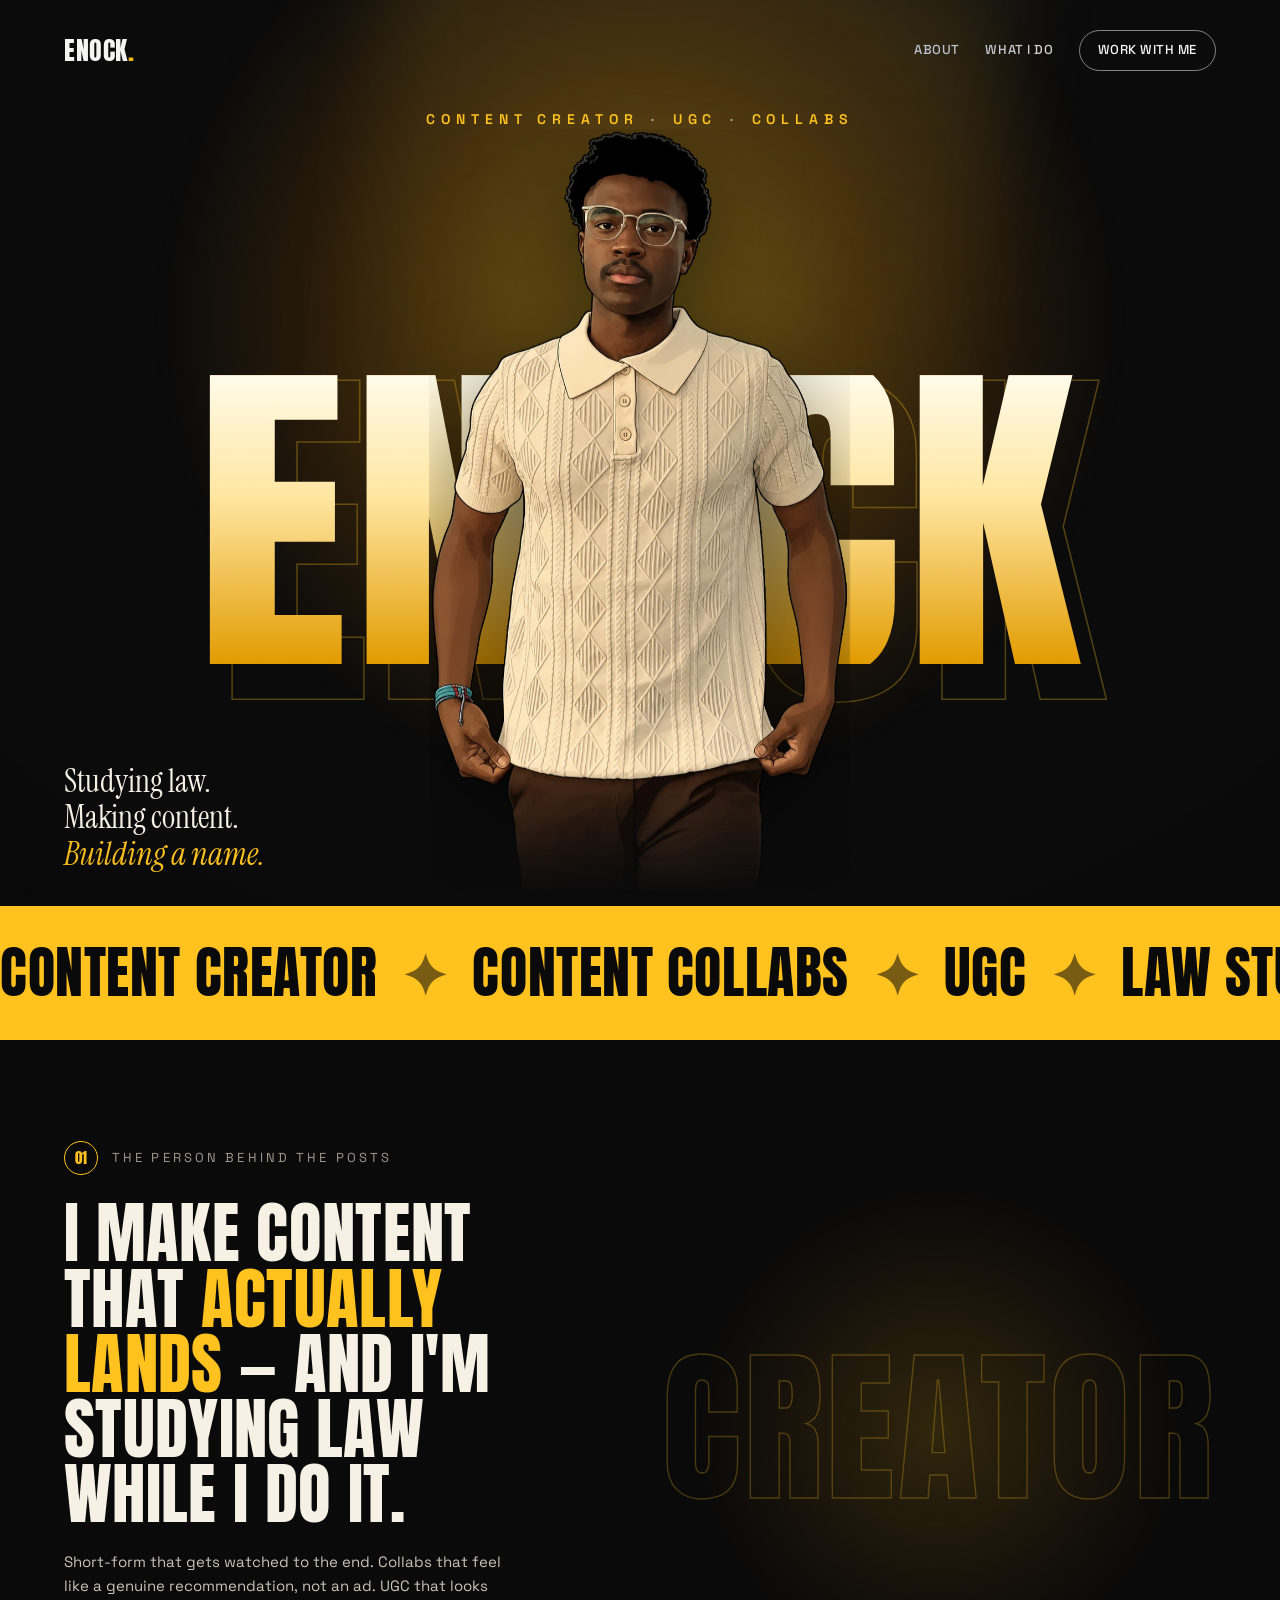
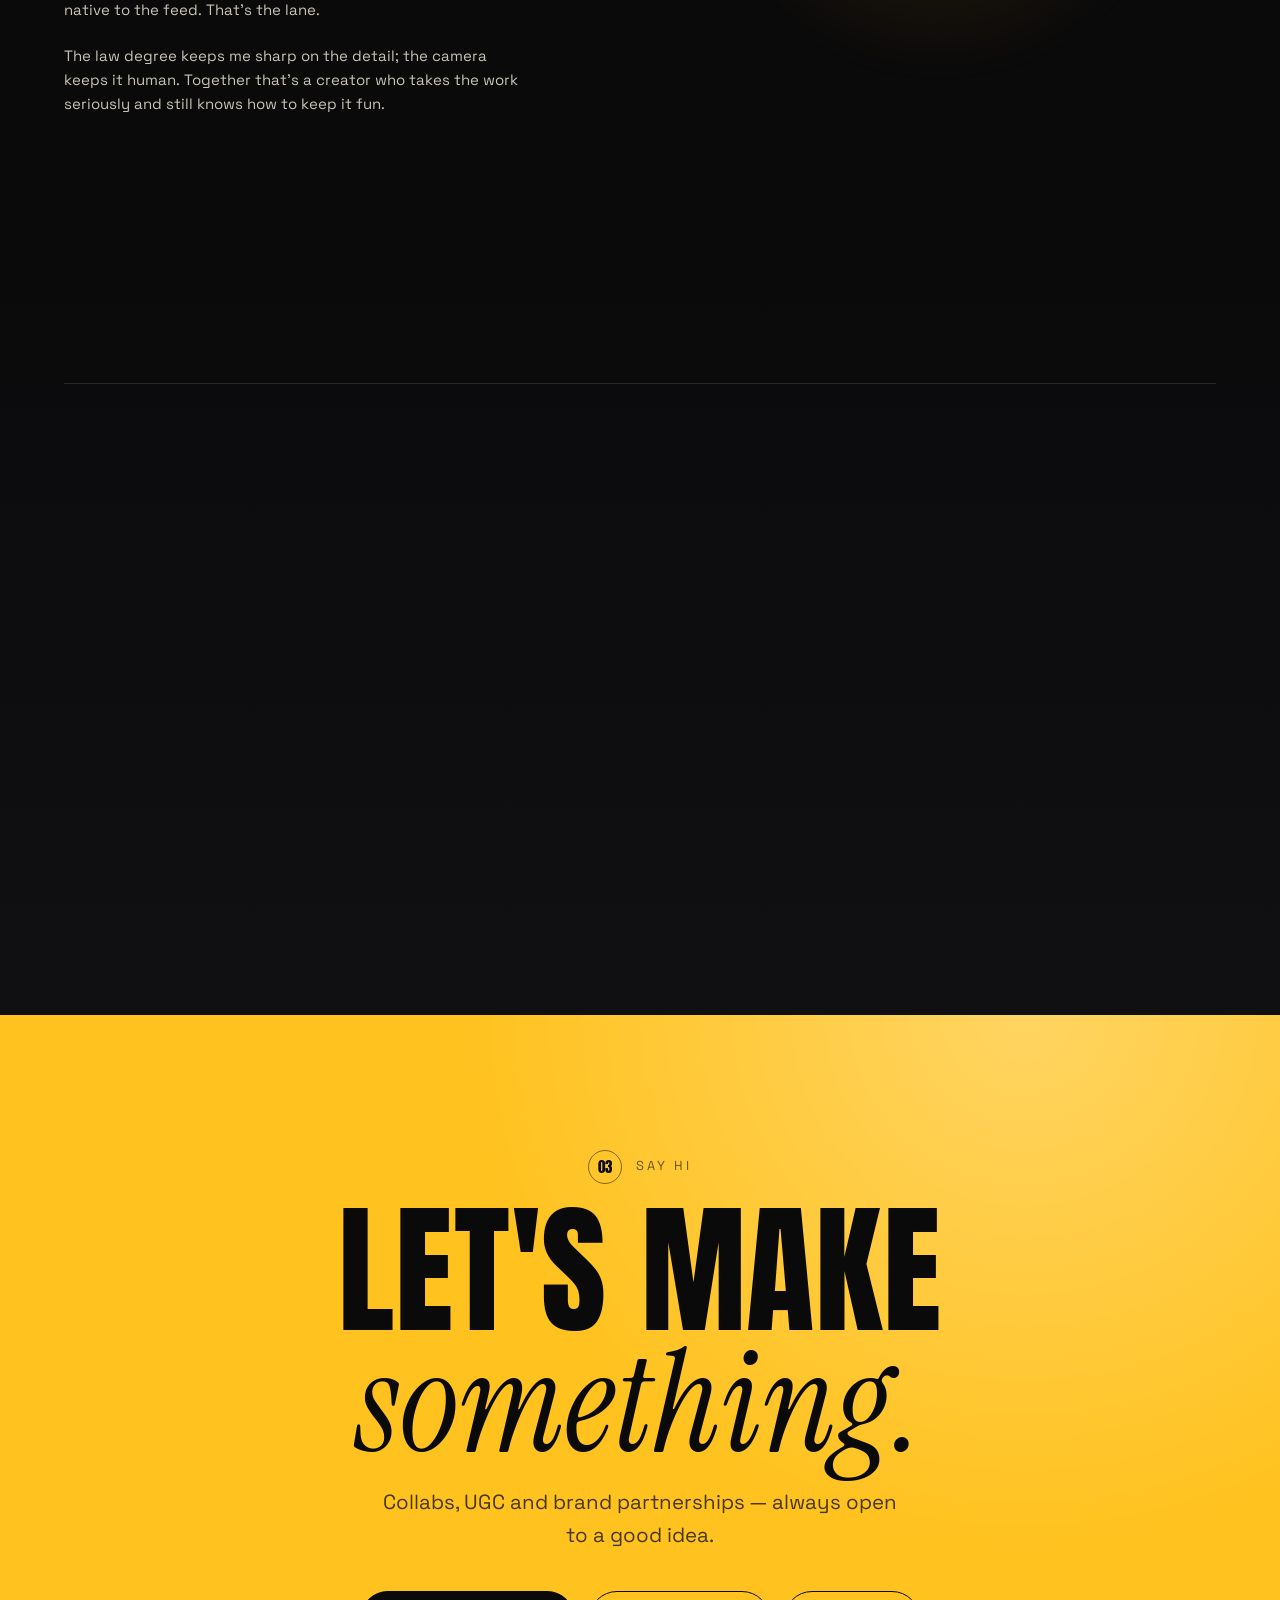
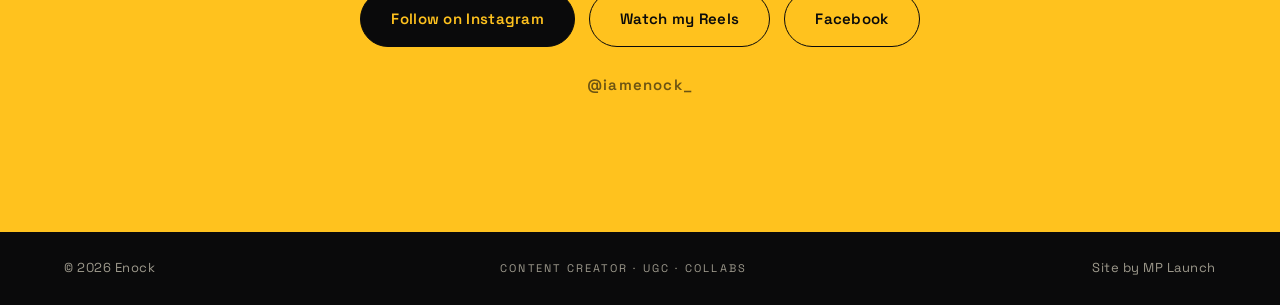
<file: index.html>
<!doctype html>
<html lang="en">
<head>
  <meta charset="utf-8" />
  <meta name="viewport" content="width=device-width, initial-scale=1" />
  <title>Enock — Content Creator · UGC · Collabs</title>
  <meta name="description" content="Enock — content creator, UGC and brand collaborations. Law student by discipline, creator by instinct. Content built to stop the scroll." />
  <meta name="theme-color" content="#0A0A0B" />
  <script>
    (function(d){ d.classList.add('js');
      if (matchMedia('(prefers-reduced-motion:reduce)').matches) d.classList.add('no-motion');
    })(document.documentElement);
  </script>

  <!-- Open Graph / social preview -->
  <meta property="og:type" content="website" />
  <meta property="og:title" content="Enock — Content Creator · UGC · Collabs" />
  <meta property="og:description" content="Law student by discipline. Creator by instinct. Content built to stop the scroll." />
  <meta property="og:image" content="assets/og.jpg" />
  <meta name="twitter:card" content="summary_large_image" />
  <meta name="twitter:title" content="Enock — Content Creator · UGC · Collabs" />
  <meta name="twitter:description" content="Law student by discipline. Creator by instinct." />
  <meta name="twitter:image" content="assets/og.jpg" />

  <link rel="icon" href="data:image/svg+xml,%3Csvg xmlns='http://www.w3.org/2000/svg' viewBox='0 0 100 100'%3E%3Crect width='100' height='100' rx='22' fill='%23FFC21E'/%3E%3Ctext x='50' y='74' font-family='Arial Black,Arial' font-size='68' font-weight='900' text-anchor='middle' fill='%230A0A0B'%3EE%3C/text%3E%3C/svg%3E" />

  <link rel="stylesheet" href="styles.css" />
</head>
<body>
  <!-- grain + vignette overlays -->
  <div class="grain" aria-hidden="true"></div>
  <div class="vignette" aria-hidden="true"></div>
  <div class="cursor-glow" aria-hidden="true"></div>

  <!-- NAV -->
  <header class="nav">
    <a class="nav__brand" href="#top" aria-label="Enock — home">Enock<span>.</span></a>
    <nav class="nav__links" aria-label="Primary">
      <a href="#about">About</a>
      <a href="#work">What I do</a>
      <a href="#contact" class="nav__cta">Work with me</a>
    </nav>
  </header>

  <main id="top">

    <!-- HERO -->
    <section class="hero" aria-label="Intro">
      <div class="hero__glow" aria-hidden="true"></div>
      <div class="hero__shaft" aria-hidden="true"></div>

      <p class="hero__kicker" data-reveal>Content Creator <i>·</i> UGC <i>·</i> Collabs</p>

      <div class="hero__stage">
        <h1 class="hero__name" aria-label="Enock">
          <span class="hero__name-echo" aria-hidden="true">ENOCK</span>
          <span class="hero__name-main">ENOCK</span>
        </h1>
        <img class="hero__cut" src="assets/enock.webp"
             srcset="assets/enock-mobile.webp 900w, assets/enock.webp 1536w"
             sizes="(max-width:640px) 92vw, 780px"
             alt="Enock, content creator, holding a microphone"
             width="1536" height="1024" fetchpriority="high" decoding="async" />
      </div>

      <div class="hero__foot">
        <p class="hero__tag" data-reveal>
          Studying law. Making content.<br /><em>Building a name.</em>
        </p>
        <a class="hero__scroll" href="#about" data-reveal>
          <span>Scroll</span>
          <svg viewBox="0 0 24 40" fill="none" aria-hidden="true"><rect x="1" y="1" width="22" height="38" rx="11" stroke="currentColor" stroke-width="1.5"/><circle class="hero__scroll-dot" cx="12" cy="11" r="3" fill="currentColor"/></svg>
        </a>
      </div>
    </section>

    <!-- MARQUEE BAND (full yellow) -->
    <section class="band" aria-hidden="true">
      <div class="band__track">
        <span>Content Creator <b>✦</b> Content Collabs <b>✦</b> UGC <b>✦</b> Law Student <b>✦</b> </span>
        <span>Content Creator <b>✦</b> Content Collabs <b>✦</b> UGC <b>✦</b> Law Student <b>✦</b> </span>
      </div>
    </section>

    <!-- ABOUT -->
    <section class="about" id="about">
      <div class="about__inner">
        <div class="about__copy">
          <p class="eyebrow" data-reveal><span>01</span> The person behind the posts</p>
          <h2 class="h-lead" data-reveal>
            I make content that <span class="hl">actually lands</span> — and I'm studying law while I do it.
          </h2>
          <p class="about__text" data-reveal>
            Short-form that gets watched to the end. Collabs that feel like a genuine
            recommendation, not an ad. UGC that looks native to the feed. That's the lane.
          </p>
          <p class="about__text" data-reveal>
            The law degree keeps me sharp on the detail; the camera keeps it human. Together
            that's a creator who takes the work seriously and still knows how to keep it fun.
          </p>
        </div>

        <div class="about__visual" aria-hidden="true">
          <span class="about__ghost">CREATOR</span>
        </div>
      </div>
    </section>

    <!-- WHAT I DO -->
    <section class="work" id="work">
      <p class="eyebrow eyebrow--center" data-reveal><span>02</span> What I do</p>
      <div class="work__list">
        <article class="work__item" data-reveal>
          <span class="work__no">01</span>
          <h3>Content Creation</h3>
          <p>Short-form built to be watched to the end — hook, pace and payoff that fit the platform, not fight it.</p>
        </article>
        <article class="work__item" data-reveal>
          <span class="work__no">02</span>
          <h3>Content Collabs</h3>
          <p>Partnering with brands and creators to make something worth sharing — natural, on-message, never forced.</p>
        </article>
        <article class="work__item" data-reveal>
          <span class="work__no">03</span>
          <h3>UGC</h3>
          <p>Authentic, brand-ready content that looks like a real person using the product, because it is one.</p>
        </article>
      </div>
    </section>

    <!-- CONTACT / CTA -->
    <section class="cta" id="contact">
      <div class="cta__inner">
        <p class="eyebrow eyebrow--dark" data-reveal><span>03</span> Say hi</p>
        <h2 class="cta__head" data-reveal>Let's make<br /><em>something.</em></h2>
        <p class="cta__sub" data-reveal>Collabs, UGC and brand partnerships — always open to a good idea.</p>
        <div class="cta__links" data-reveal>
          <a href="https://www.instagram.com/iamenock_/" target="_blank" rel="noopener" class="btn btn--solid" data-social="instagram">Follow on Instagram</a>
          <a href="https://www.instagram.com/iamenock_/reels/" target="_blank" rel="noopener" class="btn" data-social="reels">Watch my Reels</a>
          <a href="https://www.facebook.com/profile.php?id=100008617267566" target="_blank" rel="noopener" class="btn" data-social="facebook">Facebook</a>
        </div>
        <p class="cta__handle" data-reveal>@iamenock_</p>
      </div>
    </section>
  </main>

  <footer class="foot">
    <span>© 2026 Enock</span>
    <span class="foot__mid">Content Creator · UGC · Collabs</span>
    <a href="https://mplaunch.com.au" target="_blank" rel="noopener">Site by MP Launch</a>
  </footer>

  <script src="assets/vendor/lenis.min.js" defer></script>
  <script src="assets/vendor/gsap.min.js" defer></script>
  <script src="assets/vendor/ScrollTrigger.min.js" defer></script>
  <script src="main.js" defer></script>
</body>
</html>
</file>
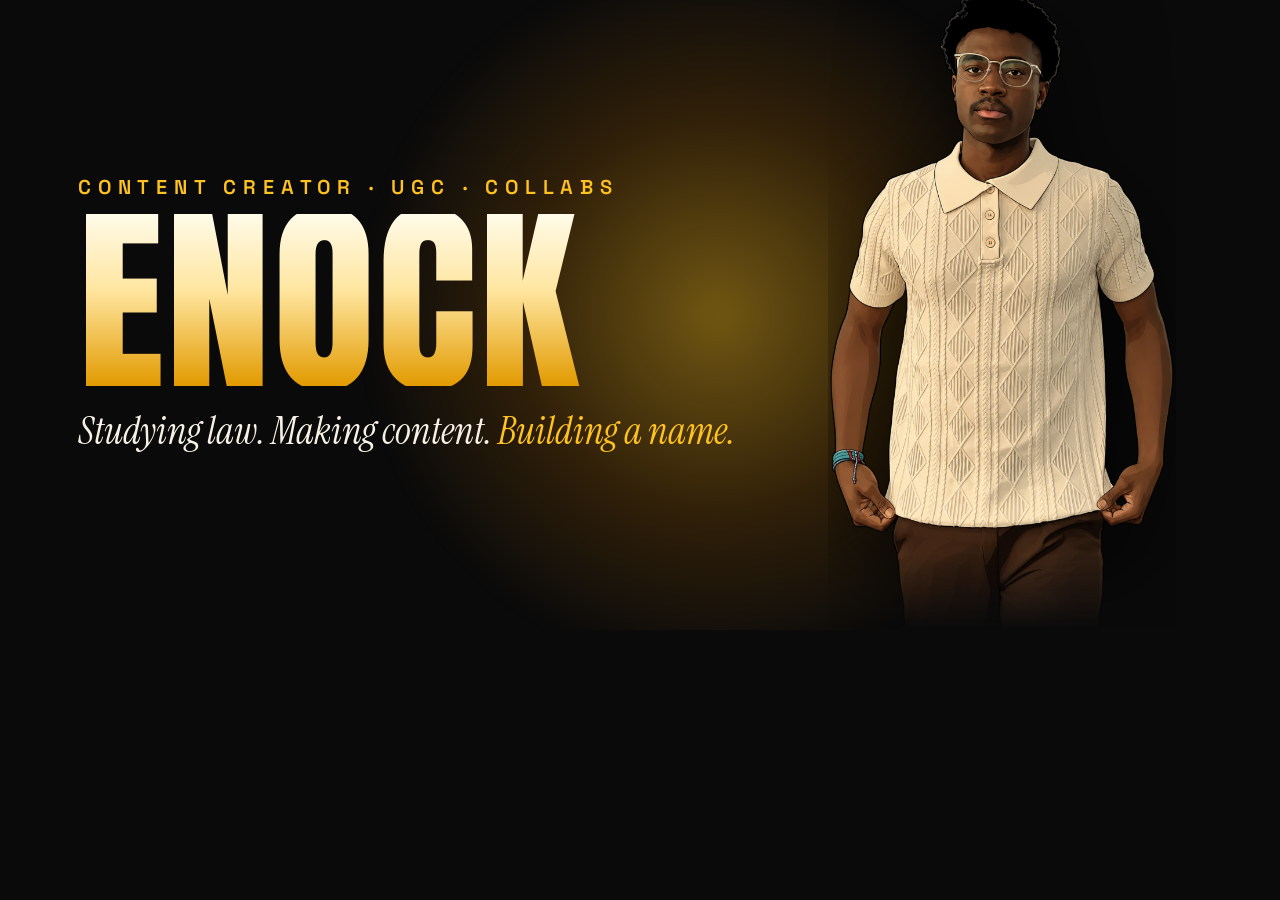
<file: og.html>
<!doctype html><html><head><meta charset="utf-8"><style>
  @font-face{font-family:"Anton";src:url("assets/fonts/anton-400.woff2") format("woff2")}
  @font-face{font-family:"ISerif";font-style:italic;src:url("assets/fonts/instrumentserif-400-italic.woff2") format("woff2")}
  @font-face{font-family:"SG";font-weight:600;src:url("assets/fonts/spacegrotesk-600.woff2") format("woff2")}
  *{margin:0;box-sizing:border-box}
  html,body{width:1200px;height:630px;overflow:hidden;background:#0A0A0B}
  .wrap{position:relative;width:1200px;height:630px}
  .glow{position:absolute;right:6%;top:50%;width:820px;height:820px;transform:translateY(-50%);
    background:radial-gradient(circle,rgba(255,194,30,.42),rgba(255,150,0,.16) 34%,transparent 62%);filter:blur(8px)}
  .cut{position:absolute;right:2%;bottom:0;height:640px;
    filter:drop-shadow(0 30px 50px rgba(0,0,0,.6));
    -webkit-mask-image:linear-gradient(to bottom,#000 88%,transparent)}
  .copy{position:absolute;left:78px;top:0;height:630px;display:flex;flex-direction:column;justify-content:center;z-index:2}
  .kick{font-family:"SG";font-size:20px;letter-spacing:.34em;text-transform:uppercase;color:#FFC21E;margin-bottom:14px}
  .name{font-family:"Anton";font-size:210px;line-height:.82;letter-spacing:.01em;
    background:linear-gradient(180deg,#fffbe9,#ffe6a0 44%,#E29A00);-webkit-background-clip:text;background-clip:text;color:transparent}
  .tag{font-family:"ISerif";font-style:italic;font-size:38px;color:#F6F1E4;margin-top:20px}
  .tag b{color:#FFC21E;font-weight:400}
</style></head><body><div class="wrap">
  <div class="glow"></div>
  <img class="cut" src="assets/enock.webp">
  <div class="copy">
    <div class="kick">Content Creator · UGC · Collabs</div>
    <div class="name">ENOCK</div>
    <div class="tag">Studying law. Making content. <b>Building a name.</b></div>
  </div>
</div></body></html>
</file>
<file: styles.css>
/* ============================================================
   ENOCK — personal brand · premium yellow
   ============================================================ */
@font-face{ font-family:"Anton"; font-style:normal; font-weight:400; font-display:swap;
  src:url("assets/fonts/anton-400.woff2") format("woff2"); }
@font-face{ font-family:"Space Grotesk"; font-style:normal; font-weight:400; font-display:swap;
  src:url("assets/fonts/spacegrotesk-400.woff2") format("woff2"); }
@font-face{ font-family:"Space Grotesk"; font-style:normal; font-weight:500; font-display:swap;
  src:url("assets/fonts/spacegrotesk-500.woff2") format("woff2"); }
@font-face{ font-family:"Space Grotesk"; font-style:normal; font-weight:600; font-display:swap;
  src:url("assets/fonts/spacegrotesk-600.woff2") format("woff2"); }
@font-face{ font-family:"Space Grotesk"; font-style:normal; font-weight:700; font-display:swap;
  src:url("assets/fonts/spacegrotesk-700.woff2") format("woff2"); }
@font-face{ font-family:"Instrument Serif"; font-style:normal; font-weight:400; font-display:swap;
  src:url("assets/fonts/instrumentserif-400.woff2") format("woff2"); }
@font-face{ font-family:"Instrument Serif"; font-style:italic; font-weight:400; font-display:swap;
  src:url("assets/fonts/instrumentserif-400-italic.woff2") format("woff2"); }

:root{
  --ink:      #0A0A0B;
  --ink-2:    #101013;
  --ink-3:    #17171b;
  --yellow:   #FFC21E;   /* premium gold-yellow */
  --yellow-2: #FFB300;
  --yellow-deep:#E29A00;
  --yellow-bright:#FFD84D;
  --cream:    #F6F1E4;
  --muted:    #9d998c;
  --line:     rgba(246,241,228,.12);

  --edge: clamp(20px, 5vw, 80px);
  --maxw: 1320px;

  --ease: cubic-bezier(.22,.61,.36,1);
}

*{ box-sizing:border-box; margin:0; padding:0; }
html{ -webkit-text-size-adjust:100%; }
html, body{ background:var(--ink); color:var(--cream); }
body{
  font-family:"Space Grotesk", system-ui, sans-serif;
  font-size:clamp(15px,1.05vw,17px);
  line-height:1.6;
  overflow-x:hidden;
  -webkit-font-smoothing:antialiased;
  text-rendering:optimizeLegibility;
}
img{ max-width:100%; display:block; }
a{ color:inherit; text-decoration:none; }
::selection{ background:var(--yellow); color:var(--ink); }

/* Lenis */
html.lenis, html.lenis body{ height:auto; }
.lenis.lenis-smooth{ scroll-behavior:auto !important; }
.lenis.lenis-stopped{ overflow:clip; }

/* ---------- overlays ---------- */
.grain{
  position:fixed; inset:0; z-index:60; pointer-events:none;
  opacity:.06; mix-blend-mode:overlay;
  background-image:url("data:image/svg+xml,%3Csvg xmlns='http://www.w3.org/2000/svg' width='160' height='160'%3E%3Cfilter id='n'%3E%3CfeTurbulence type='fractalNoise' baseFrequency='.85' numOctaves='2' stitchTiles='stitch'/%3E%3C/filter%3E%3Crect width='100%25' height='100%25' filter='url(%23n)'/%3E%3C/svg%3E");
}
.vignette{
  position:fixed; inset:0; z-index:59; pointer-events:none;
  background:radial-gradient(120% 120% at 50% 40%, transparent 55%, rgba(0,0,0,.55) 100%);
}
.cursor-glow{
  position:fixed; top:0; left:0; z-index:58; pointer-events:none;
  width:26px; height:26px; margin:-13px 0 0 -13px; border-radius:50%;
  background:radial-gradient(circle, rgba(255,194,30,.55), transparent 70%);
  opacity:0; transition:opacity .4s ease; will-change:transform;
}

/* ---------- NAV ---------- */
.nav{
  position:fixed; top:0; left:0; right:0; z-index:50;
  display:flex; align-items:center; justify-content:space-between;
  padding:clamp(16px,2.4vw,30px) var(--edge);
  mix-blend-mode:difference;
}
.nav__brand{
  font-family:"Anton",sans-serif; font-size:clamp(20px,2vw,26px);
  letter-spacing:.02em; text-transform:uppercase; color:#fff;
}
.nav__brand span{ color:var(--yellow); }
.nav__links{ display:flex; align-items:center; gap:clamp(16px,2vw,34px); }
.nav__links a{
  font-size:13px; font-weight:500; letter-spacing:.04em; color:#fff;
  text-transform:uppercase; opacity:.85; transition:opacity .3s;
}
.nav__links a:hover{ opacity:1; }
.nav__cta{
  border:1px solid rgba(255,255,255,.5); border-radius:100px;
  padding:9px 18px !important; opacity:1 !important;
}
@media (max-width:640px){
  .nav{ padding-left:18px; padding-right:18px; }
  .nav__links a{ display:none; }   /* logo-only nav on phones; the big CTA lives at the bottom */
}

/* ============================================================
   HERO
   ============================================================ */
.hero{
  position:relative; min-height:100svh;
  display:flex; flex-direction:column; align-items:center;
  padding:clamp(90px,12vh,140px) var(--edge) 0;
  overflow:hidden; isolation:isolate;
}
.hero__glow{
  position:absolute; z-index:0; top:34%; left:50%;
  width:min(1100px,120vw); aspect-ratio:1; transform:translate(-50%,-50%);
  background:radial-gradient(circle at 50% 50%,
      rgba(255,194,30,.42) 0%, rgba(255,150,0,.18) 32%, transparent 62%);
  filter:blur(10px); will-change:transform;
}
.hero__shaft{
  position:absolute; z-index:0; top:-10%; left:50%; transform:translateX(-50%) rotate(8deg);
  width:min(620px,70vw); height:120%;
  background:linear-gradient(to bottom, rgba(255,216,77,.10), transparent 70%);
  filter:blur(40px);
}
.hero__kicker{
  position:relative; z-index:6; text-align:center;
  font-size:clamp(11px,1.15vw,14px); letter-spacing:.42em; text-transform:uppercase;
  color:var(--yellow); font-weight:600;
}
.hero__kicker i{ color:var(--muted); font-style:normal; margin:0 .2em; }

/* stage holds the overlap of name + cutout */
.hero__stage{
  position:relative; z-index:2; flex:1; width:100%; max-width:var(--maxw);
  display:flex; align-items:flex-end; justify-content:center;
}
.hero__name{
  position:absolute; z-index:1; inset:0;
  display:grid; place-content:center; text-align:center;
  font-family:"Anton",sans-serif; font-weight:400;
  font-size:clamp(6rem,29vw,25rem); line-height:.78; letter-spacing:.01em;
  white-space:nowrap; pointer-events:none;
}
.hero__name > span{ grid-area:1/1; }
.hero__name-main{
  background:linear-gradient(180deg,#fffbe9 0%, #ffe6a0 42%, var(--yellow-deep) 100%);
  -webkit-background-clip:text; background-clip:text; color:transparent;
}
.hero__name-echo{
  z-index:-1; color:transparent;
  -webkit-text-stroke:1.5px rgba(255,194,30,.30);
  translate:.06em .06em;
}
.hero__cut{
  position:relative; z-index:2; height:min(86svh,780px); width:auto;
  filter:drop-shadow(0 30px 45px rgba(0,0,0,.55));
  -webkit-mask-image:linear-gradient(to bottom, #000 84%, transparent 99%);
          mask-image:linear-gradient(to bottom, #000 84%, transparent 99%);
  will-change:transform; transform:translateZ(0); backface-visibility:hidden;
}

.hero__foot{
  position:absolute; z-index:6; left:0; right:0; bottom:clamp(20px,3.5vh,42px);
  padding:0 var(--edge);
  display:flex; align-items:flex-end; justify-content:space-between; gap:20px;
}
.hero__tag{
  font-family:"Instrument Serif",serif; font-size:clamp(20px,2.5vw,32px);
  line-height:1.15; color:var(--cream); max-width:14ch;
}
.hero__tag em{ color:var(--yellow); font-style:italic; }
.hero__scroll{
  display:flex; flex-direction:column; align-items:center; gap:10px;
  font-size:11px; letter-spacing:.3em; text-transform:uppercase; color:var(--muted);
}
.hero__scroll svg{ width:22px; height:38px; color:var(--yellow); }
.hero__scroll-dot{ animation:scrolldot 1.8s var(--ease) infinite; }
@keyframes scrolldot{ 0%{transform:translateY(0);opacity:1} 70%{transform:translateY(12px);opacity:0} 100%{opacity:0} }
@media (max-width:640px){ .hero__tag{ font-size:20px; } .hero__scroll span{ display:none; } }

/* ============================================================
   MARQUEE BAND
   ============================================================ */
.band{
  position:relative; z-index:3; background:var(--yellow); color:var(--ink);
  padding:clamp(14px,2vw,22px) 0; overflow:hidden;
  border-top:2px solid var(--ink); border-bottom:2px solid var(--ink);
}
.band__track{ display:flex; width:max-content; animation:marq 26s linear infinite; }
.band__track span{
  font-family:"Anton",sans-serif; font-size:clamp(26px,4.4vw,58px);
  text-transform:uppercase; letter-spacing:.01em; padding-right:.35em; white-space:nowrap;
}
.band__track b{ color:var(--ink); opacity:.55; margin:0 .18em; }
@keyframes marq{ to{ transform:translateX(-50%); } }
.band:hover .band__track{ animation-play-state:paused; }

/* ============================================================
   shared type
   ============================================================ */
.eyebrow{
  display:flex; align-items:center; gap:14px;
  font-size:13px; letter-spacing:.24em; text-transform:uppercase; color:var(--muted);
  margin-bottom:26px;
}
.eyebrow span{
  font-family:"Anton",sans-serif; font-size:15px; letter-spacing:0;
  color:var(--yellow); border:1px solid var(--yellow); border-radius:50%;
  width:34px; height:34px; display:grid; place-items:center;
}
.eyebrow--center{ justify-content:center; }
.eyebrow--dark{ color:rgba(10,10,11,.6); }
.eyebrow--dark span{ color:var(--ink); border-color:rgba(10,10,11,.5); }

.h-lead{
  font-family:"Anton",sans-serif; font-weight:400;
  font-size:clamp(2.4rem,5.2vw,5rem); line-height:.98; letter-spacing:.005em;
  text-transform:uppercase;
}
.hl{ color:var(--yellow); }

/* ============================================================
   ABOUT
   ============================================================ */
.about{ position:relative; padding:clamp(70px,11vh,140px) var(--edge); background:var(--ink); overflow:hidden; }
.about__inner{
  max-width:var(--maxw); margin:0 auto;
  display:grid; grid-template-columns:1.12fr .88fr; gap:clamp(30px,6vw,80px); align-items:center;
}
.about__text{ color:#c9c4b6; max-width:46ch; margin-top:22px; font-size:clamp(15px,1.15vw,18px); }
.about__visual{
  position:relative; display:grid; place-items:center;
  min-height:clamp(220px,28vw,320px);
}
.about__visual::before{                      /* soft gold glow behind the watermark */
  content:""; position:absolute; z-index:0; left:50%; top:50%; transform:translate(-50%,-50%);
  width:min(120%,560px); aspect-ratio:1;
  background:radial-gradient(circle, rgba(255,194,30,.16), rgba(255,150,0,.05) 42%, transparent 64%);
  filter:blur(6px);
}
.about__ghost{
  position:relative; z-index:1;
  font-family:"Anton",sans-serif; font-size:clamp(4rem,13vw,11rem); color:transparent;
  -webkit-text-stroke:1.4px rgba(255,194,30,.26); text-transform:uppercase;
  letter-spacing:.02em; white-space:nowrap;
}
@media (max-width:820px){
  .about__inner{ grid-template-columns:1fr; gap:clamp(12px,4vw,24px); }
  .about__visual{ order:-1; min-height:clamp(120px,26vw,180px); }
}

/* ============================================================
   WHAT I DO
   ============================================================ */
.work{ padding:clamp(80px,12vh,150px) var(--edge); background:linear-gradient(180deg,var(--ink),var(--ink-2)); }
.work__list{ max-width:var(--maxw); margin:0 auto; border-top:1px solid var(--line); }
.work__item{
  display:grid; grid-template-columns:auto 1fr 1.1fr; gap:clamp(18px,4vw,60px); align-items:baseline;
  padding:clamp(28px,4vw,52px) 0; border-bottom:1px solid var(--line);
  transition:background .4s var(--ease), padding-left .4s var(--ease);
}
.work__item:hover{ padding-left:14px; background:linear-gradient(90deg,rgba(255,194,30,.06),transparent 60%); }
.work__no{ font-family:"Anton",sans-serif; font-size:clamp(20px,2vw,26px); color:var(--yellow); }
.work__item h3{
  font-family:"Anton",sans-serif; font-weight:400; text-transform:uppercase;
  font-size:clamp(1.7rem,3.4vw,3rem); line-height:1; letter-spacing:.01em;
}
.work__item p{ color:#b8b3a5; max-width:44ch; }
@media (max-width:720px){
  .work__item{ grid-template-columns:auto 1fr; }
  .work__item p{ grid-column:1/-1; }
}

/* ============================================================
   CTA
   ============================================================ */
.cta{ position:relative; background:var(--yellow); color:var(--ink); padding:clamp(90px,15vh,190px) var(--edge); overflow:hidden; }
.cta::before{
  content:""; position:absolute; inset:0; z-index:0; opacity:.5;
  background:radial-gradient(80% 120% at 80% 0%, rgba(255,255,255,.6), transparent 55%);
}
.cta__inner{ position:relative; z-index:1; max-width:var(--maxw); margin:0 auto; text-align:center; }
.cta__inner .eyebrow{ justify-content:center; }
.cta__head{
  font-family:"Anton",sans-serif; font-weight:400; text-transform:uppercase;
  font-size:clamp(3rem,11vw,10rem); line-height:.86; letter-spacing:.005em; margin-bottom:22px;
}
.cta__head em{ font-family:"Instrument Serif",serif; font-style:italic; text-transform:none; color:var(--ink); }
.cta__sub{ font-size:clamp(16px,1.6vw,21px); color:rgba(10,10,11,.75); max-width:40ch; margin:0 auto 40px; }
.cta__links{ display:flex; flex-wrap:wrap; gap:14px; justify-content:center; }
.cta__handle{ margin-top:26px; font-family:"Space Grotesk",sans-serif; font-weight:600;
  letter-spacing:.08em; font-size:15px; color:rgba(10,10,11,.6); }
.btn{
  font-weight:600; font-size:15px; letter-spacing:.02em;
  padding:15px 30px; border-radius:100px; border:1.5px solid var(--ink);
  transition:transform .3s var(--ease), background .3s, color .3s;
}
.btn:hover{ transform:translateY(-3px); background:var(--ink); color:var(--yellow); }
.btn--solid{ background:var(--ink); color:var(--yellow); }
.btn--solid:hover{ background:var(--ink-3); }

/* ============================================================
   FOOTER
   ============================================================ */
.foot{
  display:flex; align-items:center; justify-content:space-between; flex-wrap:wrap; gap:10px;
  padding:26px var(--edge); background:var(--ink); color:var(--muted);
  font-size:13px; letter-spacing:.04em;
}
.foot__mid{ text-transform:uppercase; letter-spacing:.2em; font-size:11px; }
.foot a:hover{ color:var(--yellow); }

/* ============================================================
   REVEAL (JS-only; content visible without JS)
   ============================================================ */
.js [data-reveal]{ opacity:0; transform:translateY(26px); }
.js [data-reveal].is-in{
  opacity:1; transform:none;
  transition:opacity .9s var(--ease), transform .9s var(--ease);
}
.js .hero__cut{ opacity:0; }        /* revealed by JS load-in */
.no-motion [data-reveal],
.no-motion .hero__cut{ opacity:1 !important; transform:none !important; }

@media (prefers-reduced-motion:reduce){
  *{ animation-duration:.001ms !important; animation-iteration-count:1 !important; }
  .js [data-reveal], .js .hero__cut{ opacity:1 !important; transform:none !important; }
  .band__track{ animation:none; }
}
</file>
